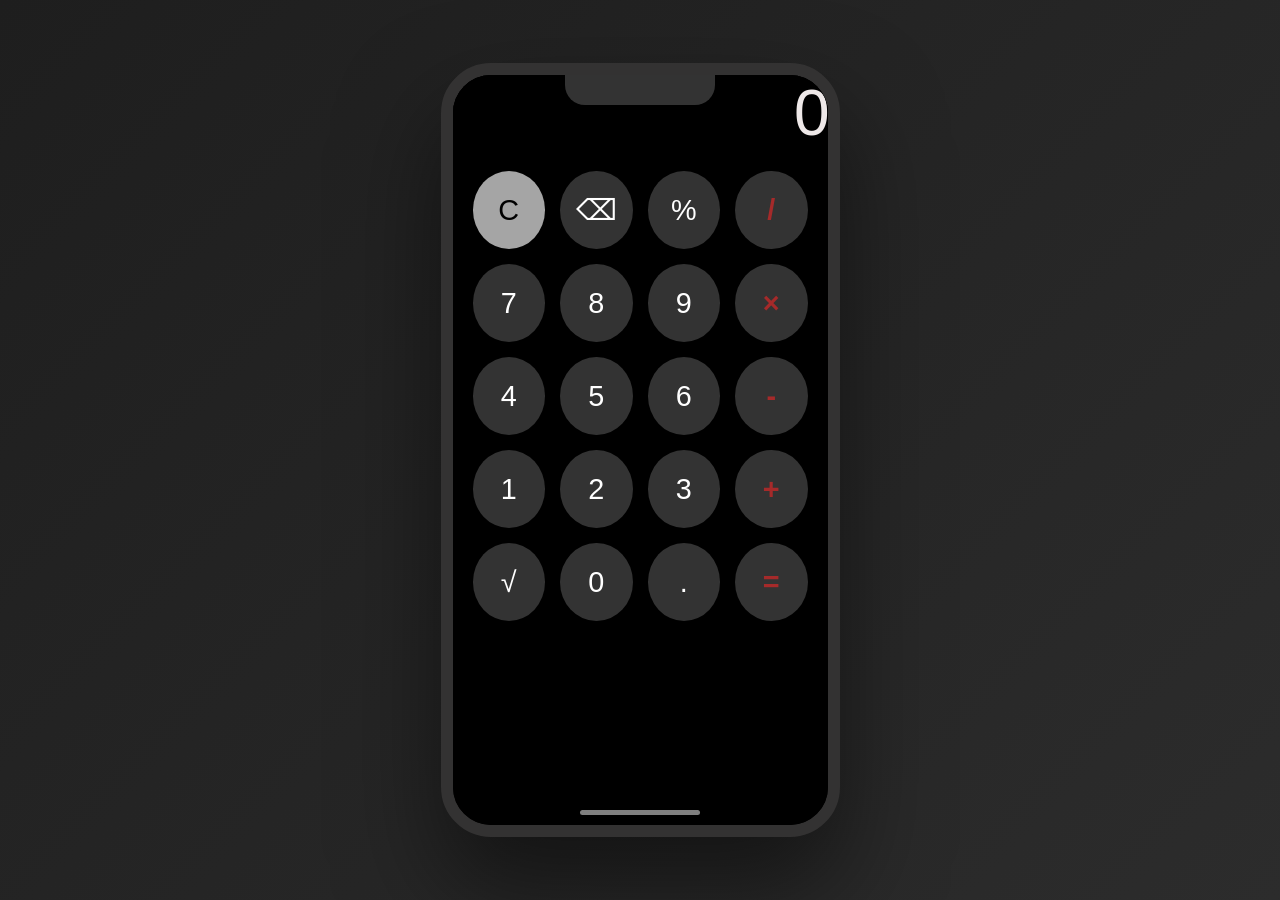
<file: index.html>
<!doctype html>
<html lang="en">
  <head>
    <meta charset="UTF-8" />
    <meta name="viewport" content="width=device-width, initial-scale=1.0" />
    <link rel="stylesheet" href="src/style.css" />
    <title>Calculator</title>
  </head>
  <body>
    <div class="calculator-frame">
    <div class="notch"></div>
    <div class="calculator">
        <input type="text" id="display" disabled value="0">
        <div class="buttons">
            <button onclick="clearDisplay()">C</button>
            <button onclick="backspace()">⌫</button>
            <button onclick="appendToDisplay('%')">%</button>
            <button onclick="appendToDisplay('/')">/</button>
            <button onclick="appendToDisplay('7')">7</button>
            <button onclick="appendToDisplay('8')">8</button>
            <button onclick="appendToDisplay('9')">9</button>
            <button onclick="appendToDisplay('*')">×</button>
            <button onclick="appendToDisplay('4')">4</button>
            <button onclick="appendToDisplay('5')">5</button>
            <button onclick="appendToDisplay('6')">6</button>
            <button onclick="appendToDisplay('-')">-</button>
            <button onclick="appendToDisplay('1')">1</button>
            <button onclick="appendToDisplay('2')">2</button>
            <button onclick="appendToDisplay('3')">3</button>
            <button onclick="appendToDisplay('+')">+</button>
            <button onclick="calculateSquareRoot()">√</button>
            <button onclick="appendToDisplay('0')">0</button>
            <button onclick="appendToDisplay('.')">.</button>
            <button onclick="calculateResult()">=</button>
        </div>
    </div>
    <div class="home-bar"></div>
</div>

  </body>
</html>
</file>
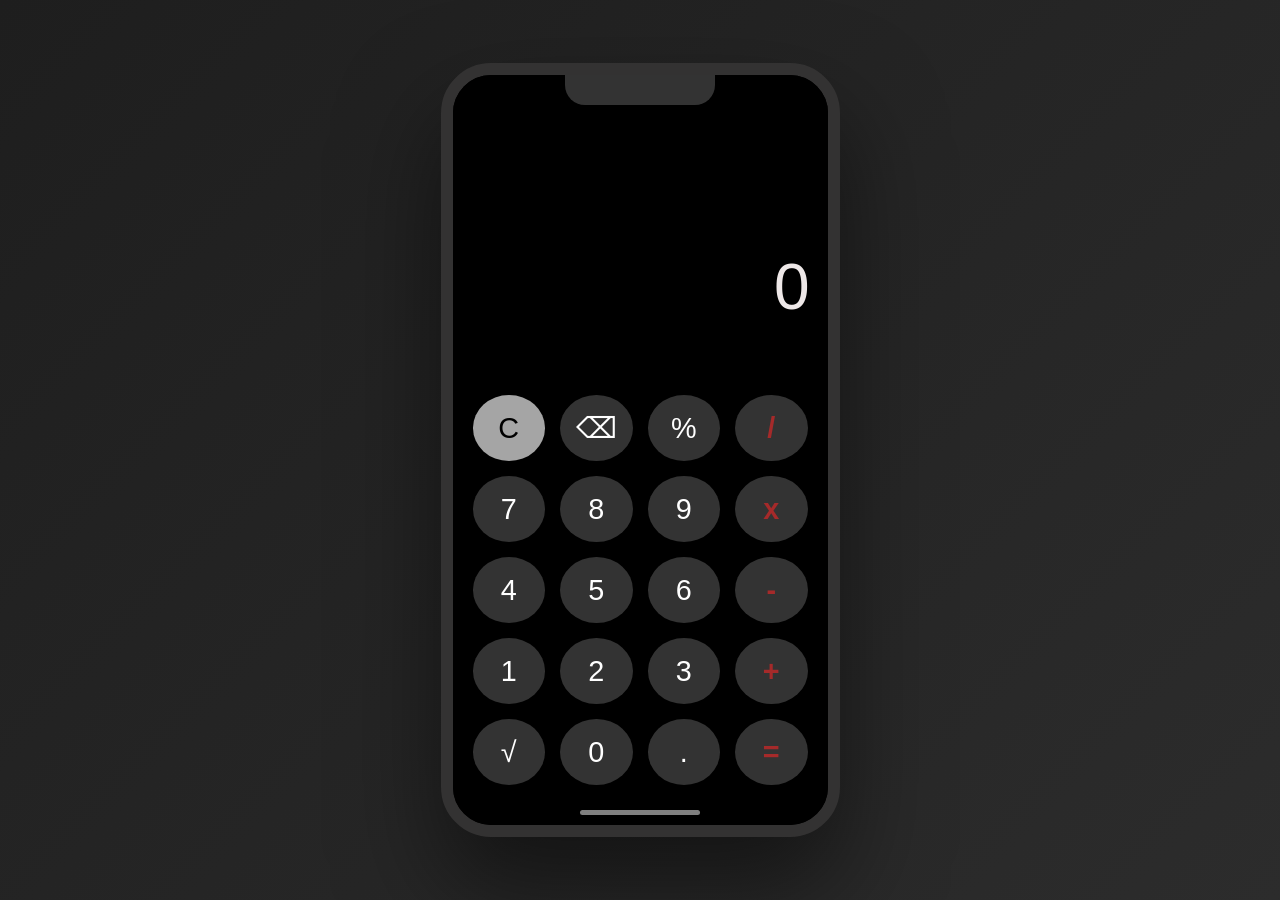
<file: Calculator.html>
<!doctype html>
<html lang="en">
  <head>
    <meta charset="UTF-8" />
    <meta name="viewport" content="width=device-width, initial-scale=1.0" />
    <link rel="stylesheet" href="src/style.css" />
    <title>Calculator</title>
  </head>
  <body>
    <div class="calculator-frame">
      <div class="notch"></div>
      <div class="calculator">
        <div class="display-container">
          <input type="text" id="display" disabled value="0" />
          <div id="preview"></div>
        </div>

        <div class="buttons">
          <button onclick="clearDisplay()">C</button>
          <button onclick="backspace()">⌫</button>
          <button onclick="appendToDisplay('%')">%</button>
          <button onclick="appendToDisplay('/')">/</button>
          <button onclick="appendToDisplay('7')">7</button>
          <button onclick="appendToDisplay('8')">8</button>
          <button onclick="appendToDisplay('9')">9</button>
          <button onclick="appendToDisplay('*')">x</button>
          <button onclick="appendToDisplay('4')">4</button>
          <button onclick="appendToDisplay('5')">5</button>
          <button onclick="appendToDisplay('6')">6</button>
          <button onclick="appendToDisplay('-')">-</button>
          <button onclick="appendToDisplay('1')">1</button>
          <button onclick="appendToDisplay('2')">2</button>
          <button onclick="appendToDisplay('3')">3</button>
          <button onclick="appendToDisplay('+')">+</button>
          <button onclick="calculateSquareRoot()">√</button>
          <button onclick="appendToDisplay('0')">0</button>
          <button onclick="appendToDisplay('.')">.</button>
          <button onclick="calculateResult()">=</button>
        </div>
      </div>
      <div class="home-bar"></div>
    </div>

    <script src="src/Calculator.js"></script>
  </body>
</html>
</file>
<file: src/style.css>
body {
  margin: 0;
  height: 100vh;
  display: flex;
  justify-content: center;
  align-items: center;
  font-family: "Segoe UI", sans-serif;
  background: linear-gradient(135deg, #1e1e1e, #2c2c2c);
}

.calculator-frame {
  width: 375px;
  height: 750px;
  background-color: #000;
  border: 12px solid #333232;
  border-radius: 50px;
  position: relative;
  box-shadow: 0 50px 100px rgba(0, 0, 0, 0.5);
  overflow: hidden;
  display: flex;
  flex-direction: column;
}

.notch {
  width: 150px;
  height: 30px;
  background-color: #333;
  position: absolute;
  top: 0;
  left: 50%;
  transform: translateX(-50%);
  border-bottom-left-radius: 20px;
  border-bottom-right-radius: 20px;
  z-index: 10;
}

.home-bar {
  width: 120px;
  height: 5px;
  background-color: #fff;
  position: absolute;
  bottom: 10px;
  left: 50%;
  transform: translateX(-50%);
  border-radius: 10px;
  opacity: 0.5;
}

.calculator {
  flex: 1;
  display: flex;
  flex-direction: column;
  background-color: #000;
}

#display {
  width: 100%;
  background: rgb(0, 0, 0);
  color: #eee8e8;
  font-size: 4rem;
  text-align: right;
  border: none;
  outline: none;
  transition: font-size 0.1s ease;
  white-space: nowrap;
  overflow: hidden;
}

.display-container {
  height: 40%;
  display: flex;
  flex-direction: column;
  justify-content: flex-end;
  padding: 20px;
}
#preview {
  color: #a52a2a;
  font-size: 1.5rem;
  text-align: right;
  height: 30px;
}

.buttons {
  height: 60%;
  display: grid;
  grid-template-columns: repeat(4, 1fr);
  grid-template-rows: repeat(5, 1fr);
  gap: 15px;
  padding: 20px;
  padding-bottom: 40px;
}

button {
  border: none;
  border-radius: 50%;
  font-size: 1.8rem;
  cursor: pointer;
  background-color: #333;
  color: #fff;
  transition: opacity 0.2s;
}

button:active {
  opacity: 0.7;
}

button:nth-child(4n) {
  background-color: #333;
  color: #a52a2a;
  font-weight: bold;
}

button:nth-child(1) {
  background-color: #a5a5a5;
  color: #000;
}

button:nth-child(20) {
  color: #a52a2a;
}
</file>
